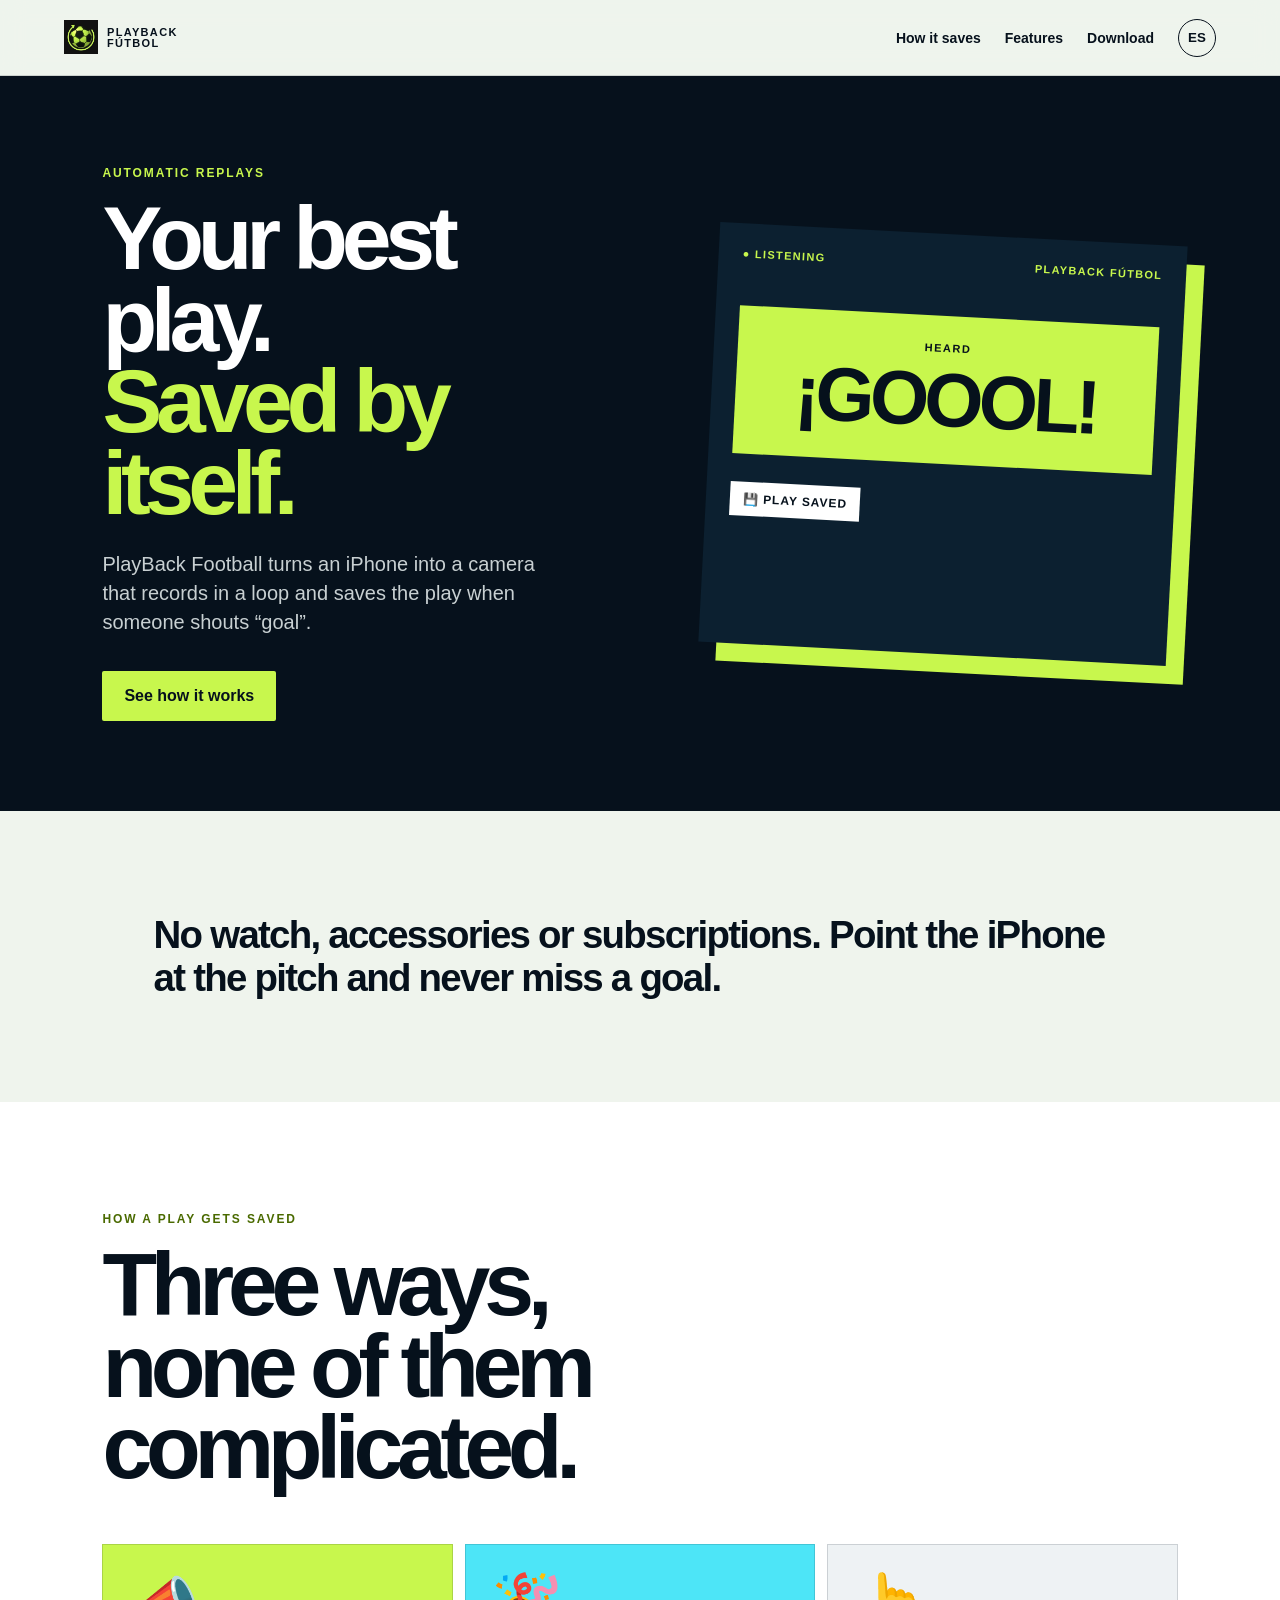
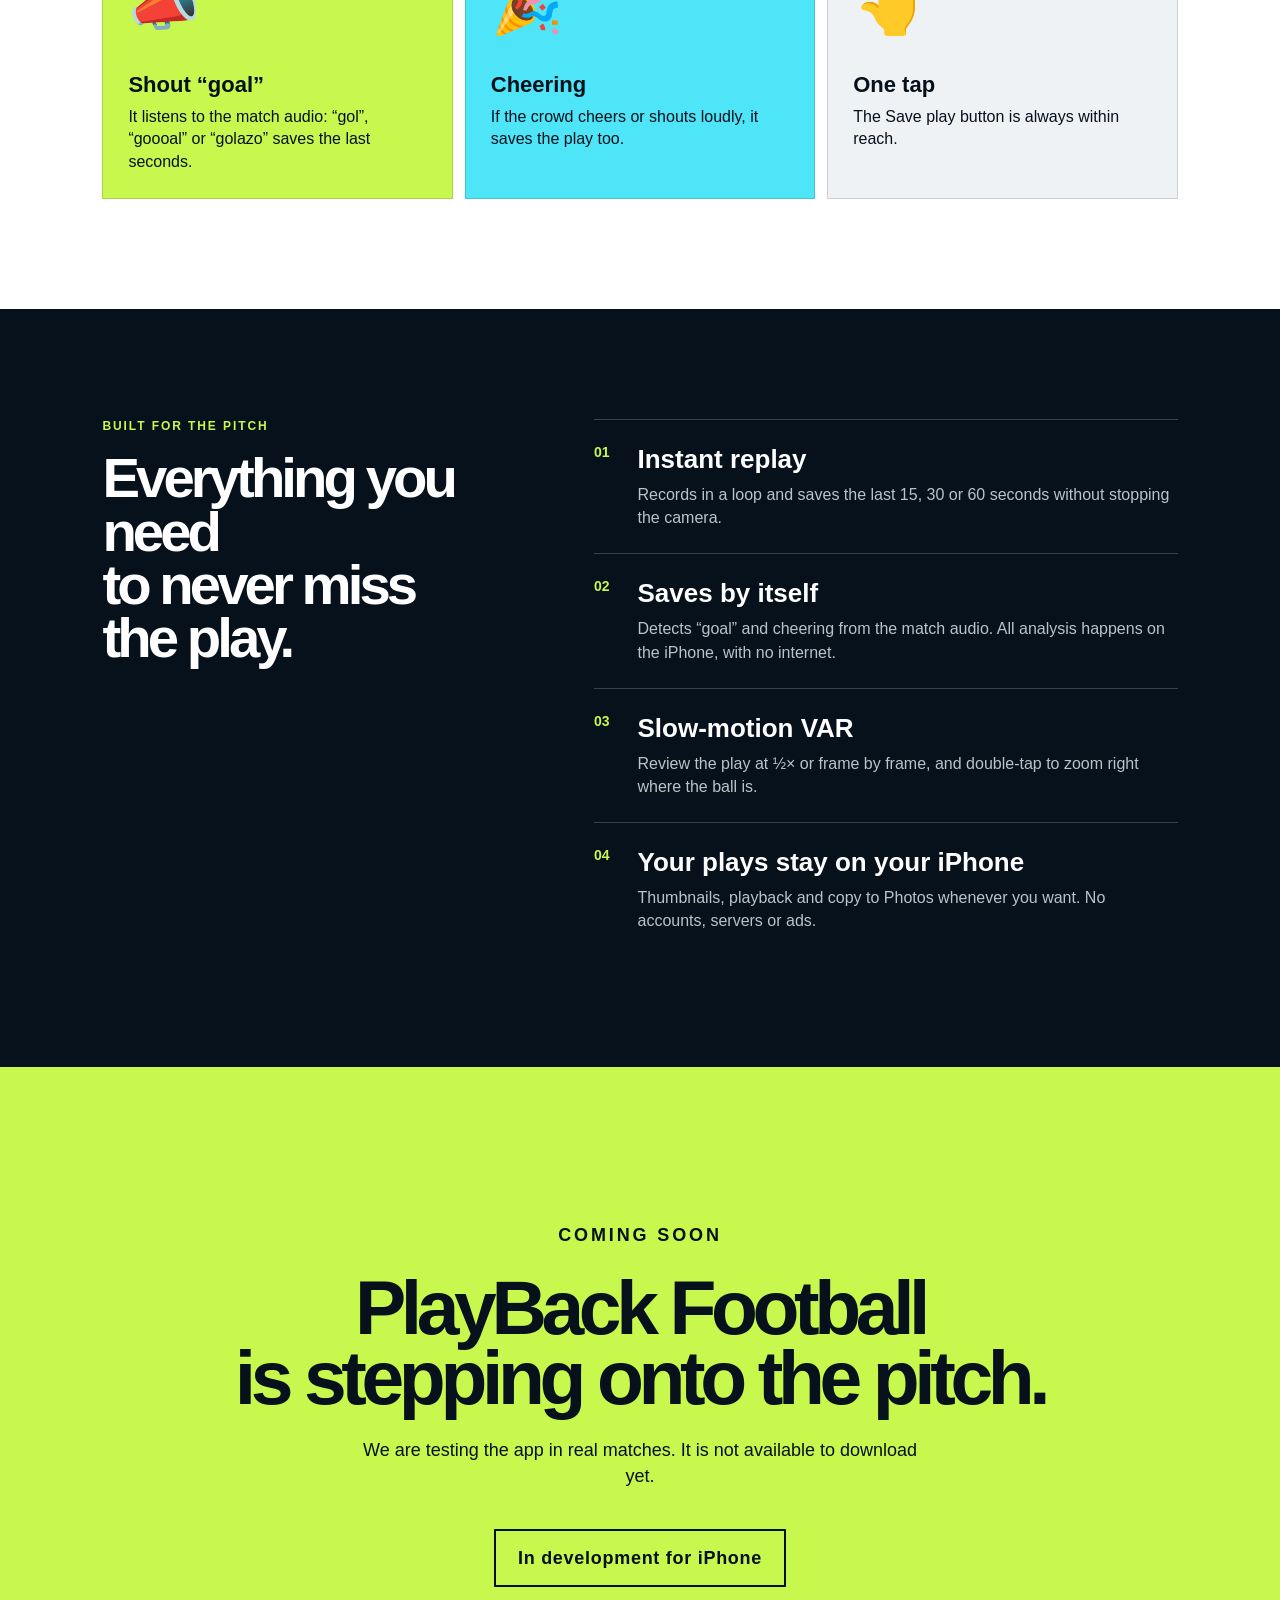
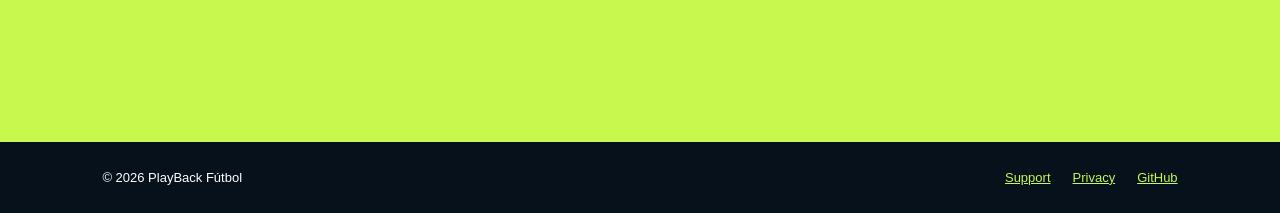
<file: index.html>
<!doctype html>
<html lang="es">
<head>
  <meta charset="utf-8">
  <meta name="viewport" content="width=device-width, initial-scale=1">
  <meta http-equiv="Content-Security-Policy" content="default-src 'self'; img-src 'self' data:; style-src 'self'; script-src 'self'; font-src 'self'; connect-src 'none'; object-src 'none'; base-uri 'none'; form-action 'none'">
  <meta name="referrer" content="strict-origin-when-cross-origin">
  <title>PlayBack Fútbol — Tu mejor jugada, siempre lista</title>
  <meta name="description" content="PlayBack Fútbol convierte tu iPhone en una cámara de repeticiones para fútbol: guarda la jugada sola cuando alguien grita «gol» o la gente festeja, y la revisás en VAR en cámara lenta.">
  <meta name="theme-color" content="#06111c">
  <link rel="canonical" href="https://diegokelya.github.io/playback-futbol/">
  <link rel="icon" type="image/png" sizes="128x128" href="assets/logo-128.png">
  <link rel="apple-touch-icon" href="assets/apple-touch-icon.png">
  <meta property="og:type" content="website">
  <meta property="og:site_name" content="PlayBack Fútbol">
  <meta property="og:title" content="PlayBack Fútbol — Tu mejor jugada, siempre lista">
  <meta property="og:description" content="Repeticiones automáticas y VAR en cámara lenta para tu partido de fútbol. Todo en tu iPhone.">
  <meta property="og:url" content="https://diegokelya.github.io/playback-futbol/">
  <meta property="og:image" content="https://diegokelya.github.io/playback-futbol/assets/og-image.png">
  <meta property="og:image:width" content="1200">
  <meta property="og:image:height" content="630">
  <meta property="og:locale" content="es_AR">
  <meta property="og:locale:alternate" content="en_US">
  <meta name="twitter:card" content="summary_large_image">
  <link rel="stylesheet" href="styles.css">
</head>
<body>
  <a class="skip" href="#contenido" data-i18n="skip">Saltar al contenido</a>
  <header class="nav">
    <a class="brand" href="#inicio">
      <picture><source srcset="assets/logo-128.webp" type="image/webp"><img src="assets/logo-128.png" alt="" width="34" height="34"></picture>
      <span>PLAYBACK<br>FÚTBOL</span>
    </a>
    <nav aria-label="Principal">
      <a href="#guardar" data-i18n="navSave">Cómo se guarda</a>
      <a href="#funciones" data-i18n="navFeatures">Funciones</a>
      <a href="#proximamente" data-i18n="navDownload">Descarga</a>
      <button id="language" type="button" aria-label="Read in English" lang="en">EN</button>
    </nav>
  </header>

  <main id="contenido">
    <section id="inicio" class="hero">
      <div class="hero-copy">
        <p class="eyebrow" data-i18n="eyebrow">REPETICIONES AUTOMÁTICAS</p>
        <h1 data-i18n="heroTitle">Tu mejor jugada.<br><em>Se guarda sola.</em></h1>
        <p class="lede" data-i18n="heroText">PlayBack Fútbol transforma un iPhone en una cámara que graba en bucle y guarda la jugada cuando alguien grita «gol».</p>
        <a class="primary" href="#guardar" data-i18n="heroCta">Ver cómo funciona</a>
      </div>
      <div class="court-card" role="img" aria-label="Ejemplo: se escucha «gol» y la jugada se guarda" data-i18n-aria="cardAria">
        <div class="broadcast" aria-hidden="true"><span data-i18n="listening">● ESCUCHANDO</span><span>PLAYBACK FÚTBOL</span></div>
        <div class="goal-call" aria-hidden="true"><small data-i18n="heard">SE ESCUCHA</small><strong>¡GOOOL!</strong></div>
        <div class="gesture-chip" aria-hidden="true">💾 <span data-i18n="saved">JUGADA GUARDADA</span></div>
      </div>
    </section>

    <section class="intro"><p data-i18n="intro">Sin reloj, accesorios ni suscripciones. Dejá el iPhone mirando la cancha y no te pierdas ningún gol.</p></section>

    <section id="guardar" class="section">
      <div class="section-head">
        <p class="eyebrow" data-i18n="saveEyebrow">CÓMO SE GUARDA UNA JUGADA</p>
        <h2 data-i18n="saveTitle">Tres formas,<br>ninguna complicada.</h2>
      </div>
      <div class="gesture-grid">
        <article class="gesture a"><span aria-hidden="true">📣</span><h3 data-i18n="sGoal">Gritá «gol»</h3><p data-i18n="sGoalText">Escucha el audio del partido: «gol», «gooool» o «golazo» guardan los últimos segundos.</p></article>
        <article class="gesture b"><span aria-hidden="true">🎉</span><h3 data-i18n="sCheer">Festejo</h3><p data-i18n="sCheerText">Si la gente festeja o grita con fuerza, también guarda la jugada.</p></article>
        <article class="gesture save"><span aria-hidden="true">👆</span><h3 data-i18n="sButton">Un toque</h3><p data-i18n="sButtonText">El botón Guardar jugada, siempre a mano.</p></article>
      </div>
    </section>

    <section id="funciones" class="features">
      <div class="section-head">
        <p class="eyebrow" data-i18n="featureEyebrow">HECHO PARA LA CANCHA</p>
        <h2 data-i18n="featureTitle">Todo lo que necesitás<br>para no perder la jugada.</h2>
      </div>
      <div class="feature-list">
        <article><b>01</b><div><h3 data-i18n="f1">Repetición instantánea</h3><p data-i18n="f1t">Graba en bucle y guarda los últimos 15, 30 o 60 segundos sin detener la cámara.</p></div></article>
        <article><b>02</b><div><h3 data-i18n="f2">Se guarda solo</h3><p data-i18n="f2t">Detecta «gol» y festejos con el audio del partido. Todo el análisis se hace en el iPhone, sin internet.</p></div></article>
        <article><b>03</b><div><h3 data-i18n="f3">VAR en cámara lenta</h3><p data-i18n="f3t">Revisá la jugada a ½× o cuadro por cuadro, con doble toque para ampliar justo donde está la pelota.</p></div></article>
        <article><b>04</b><div><h3 data-i18n="f4">Tus jugadas, en tu iPhone</h3><p data-i18n="f4t">Miniaturas, reproducción y copia a Fotos cuando vos quieras. Sin cuentas, servidores ni publicidad.</p></div></article>
      </div>
    </section>

    <section id="proximamente" class="waitlist">
      <p class="eyebrow" data-i18n="waitEyebrow">PRÓXIMAMENTE</p>
      <h2 data-i18n="waitTitle">PlayBack Fútbol<br>está entrando a la cancha.</h2>
      <p data-i18n="waitText">Estamos probando la app en partidos reales. Todavía no está disponible para descargar.</p>
      <p class="badge" data-i18n="waitBadge">En desarrollo para iPhone</p>
    </section>
  </main>

  <footer>
    <span>© 2026 PlayBack Fútbol</span>
    <nav aria-label="Legal">
      <a href="support.html" data-i18n="support">Soporte</a>
      <a href="privacy.html" data-i18n="privacy">Privacidad</a>
      <a href="https://github.com/diegokelya/playback-futbol">GitHub</a>
    </nav>
  </footer>
  <script src="app.js"></script>
</body>
</html>
</file>
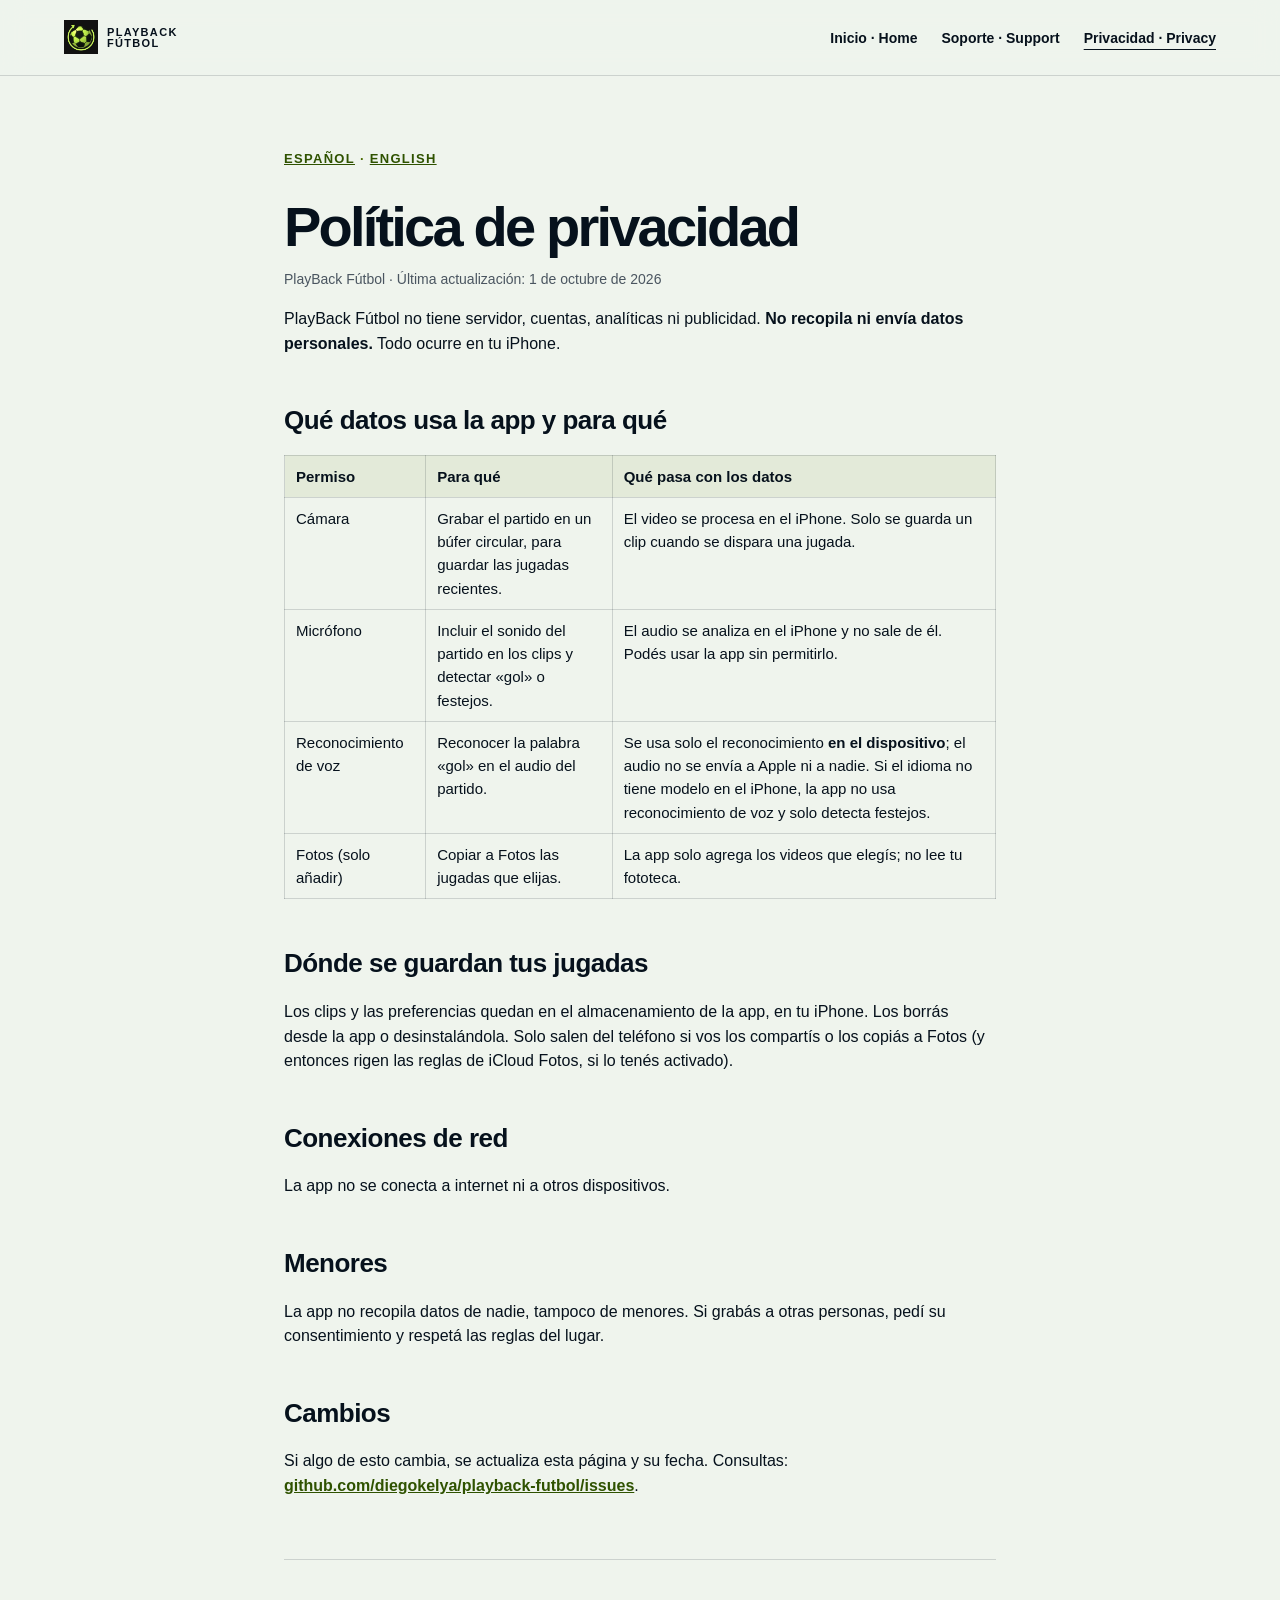
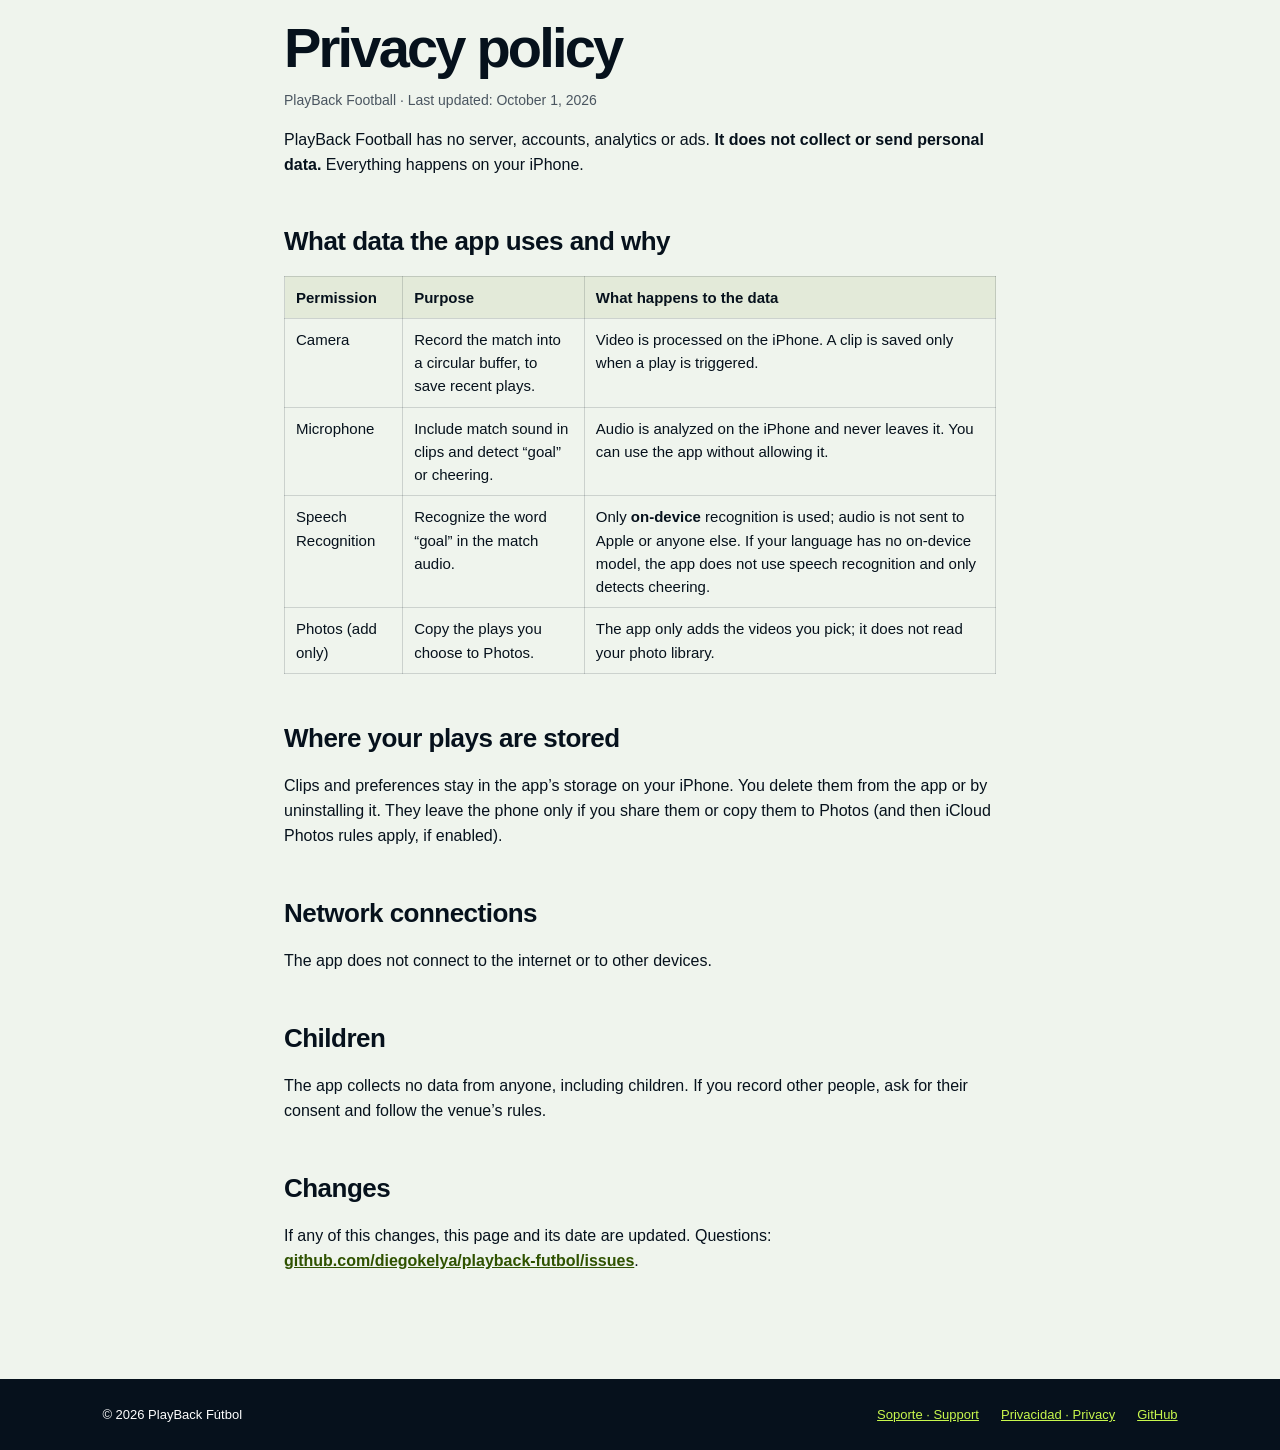
<file: privacy.html>
<!doctype html>
<html lang="es">
<head>
  <meta charset="utf-8">
  <meta name="viewport" content="width=device-width, initial-scale=1">
  <meta http-equiv="Content-Security-Policy" content="default-src 'self'; img-src 'self' data:; style-src 'self'; script-src 'none'; base-uri 'none'; form-action 'none'">
  <meta name="referrer" content="strict-origin-when-cross-origin">
  <title>Privacidad — PlayBack Fútbol</title>
  <meta name="theme-color" content="#06111c">
  <link rel="icon" type="image/png" sizes="128x128" href="assets/logo-128.png">
  <link rel="apple-touch-icon" href="assets/apple-touch-icon.png">
  <link rel="stylesheet" href="styles.css">
</head>
<body>
  <header class="nav">
    <a class="brand" href="./">
      <picture><source srcset="assets/logo-128.webp" type="image/webp"><img src="assets/logo-128.png" alt="" width="34" height="34"></picture>
      <span>PLAYBACK<br>FÚTBOL</span>
    </a>
    <nav aria-label="Principal">
      <a href="./">Inicio · Home</a>
      <a href="support.html">Soporte · Support</a>
      <a href="privacy.html" class="current">Privacidad · Privacy</a>
    </nav>
  </header>
  <main class="doc">
    <p class="lang"><a href="#es">ESPAÑOL</a> · <a href="#en">ENGLISH</a></p>

    <section id="es" lang="es">
      <h1>Política de privacidad</h1>
      <p class="updated">PlayBack Fútbol · Última actualización: 1 de octubre de 2026</p>
      <p>PlayBack Fútbol no tiene servidor, cuentas, analíticas ni publicidad. <strong>No recopila ni envía datos personales.</strong> Todo ocurre en tu iPhone.</p>

      <h2>Qué datos usa la app y para qué</h2>
      <table>
        <tr><th>Permiso</th><th>Para qué</th><th>Qué pasa con los datos</th></tr>
        <tr><td>Cámara</td><td>Grabar el partido en un búfer circular, para guardar las jugadas recientes.</td><td>El video se procesa en el iPhone. Solo se guarda un clip cuando se dispara una jugada.</td></tr>
        <tr><td>Micrófono</td><td>Incluir el sonido del partido en los clips y detectar «gol» o festejos.</td><td>El audio se analiza en el iPhone y no sale de él. Podés usar la app sin permitirlo.</td></tr>
        <tr><td>Reconocimiento de voz</td><td>Reconocer la palabra «gol» en el audio del partido.</td><td>Se usa solo el reconocimiento <strong>en el dispositivo</strong>; el audio no se envía a Apple ni a nadie. Si el idioma no tiene modelo en el iPhone, la app no usa reconocimiento de voz y solo detecta festejos.</td></tr>
        <tr><td>Fotos (solo añadir)</td><td>Copiar a Fotos las jugadas que elijas.</td><td>La app solo agrega los videos que elegís; no lee tu fototeca.</td></tr>
      </table>

      <h2>Dónde se guardan tus jugadas</h2>
      <p>Los clips y las preferencias quedan en el almacenamiento de la app, en tu iPhone. Los borrás desde la app o desinstalándola. Solo salen del teléfono si vos los compartís o los copiás a Fotos (y entonces rigen las reglas de iCloud Fotos, si lo tenés activado).</p>

      <h2>Conexiones de red</h2>
      <p>La app no se conecta a internet ni a otros dispositivos.</p>

      <h2>Menores</h2>
      <p>La app no recopila datos de nadie, tampoco de menores. Si grabás a otras personas, pedí su consentimiento y respetá las reglas del lugar.</p>

      <h2>Cambios</h2>
      <p>Si algo de esto cambia, se actualiza esta página y su fecha. Consultas: <a href="https://github.com/diegokelya/playback-futbol/issues">github.com/diegokelya/playback-futbol/issues</a>.</p>
    </section>

    <hr>

    <section id="en" lang="en">
      <h1>Privacy policy</h1>
      <p class="updated">PlayBack Football · Last updated: October 1, 2026</p>
      <p>PlayBack Football has no server, accounts, analytics or ads. <strong>It does not collect or send personal data.</strong> Everything happens on your iPhone.</p>

      <h2>What data the app uses and why</h2>
      <table>
        <tr><th>Permission</th><th>Purpose</th><th>What happens to the data</th></tr>
        <tr><td>Camera</td><td>Record the match into a circular buffer, to save recent plays.</td><td>Video is processed on the iPhone. A clip is saved only when a play is triggered.</td></tr>
        <tr><td>Microphone</td><td>Include match sound in clips and detect “goal” or cheering.</td><td>Audio is analyzed on the iPhone and never leaves it. You can use the app without allowing it.</td></tr>
        <tr><td>Speech Recognition</td><td>Recognize the word “goal” in the match audio.</td><td>Only <strong>on-device</strong> recognition is used; audio is not sent to Apple or anyone else. If your language has no on-device model, the app does not use speech recognition and only detects cheering.</td></tr>
        <tr><td>Photos (add only)</td><td>Copy the plays you choose to Photos.</td><td>The app only adds the videos you pick; it does not read your photo library.</td></tr>
      </table>

      <h2>Where your plays are stored</h2>
      <p>Clips and preferences stay in the app’s storage on your iPhone. You delete them from the app or by uninstalling it. They leave the phone only if you share them or copy them to Photos (and then iCloud Photos rules apply, if enabled).</p>

      <h2>Network connections</h2>
      <p>The app does not connect to the internet or to other devices.</p>

      <h2>Children</h2>
      <p>The app collects no data from anyone, including children. If you record other people, ask for their consent and follow the venue’s rules.</p>

      <h2>Changes</h2>
      <p>If any of this changes, this page and its date are updated. Questions: <a href="https://github.com/diegokelya/playback-futbol/issues">github.com/diegokelya/playback-futbol/issues</a>.</p>
    </section>
  </main>
  <footer>
    <span>© 2026 PlayBack Fútbol</span>
    <nav aria-label="Legal">
      <a href="support.html">Soporte · Support</a>
      <a href="privacy.html">Privacidad · Privacy</a>
      <a href="https://github.com/diegokelya/playback-futbol">GitHub</a>
    </nav>
  </footer>
</body>
</html>
</file>
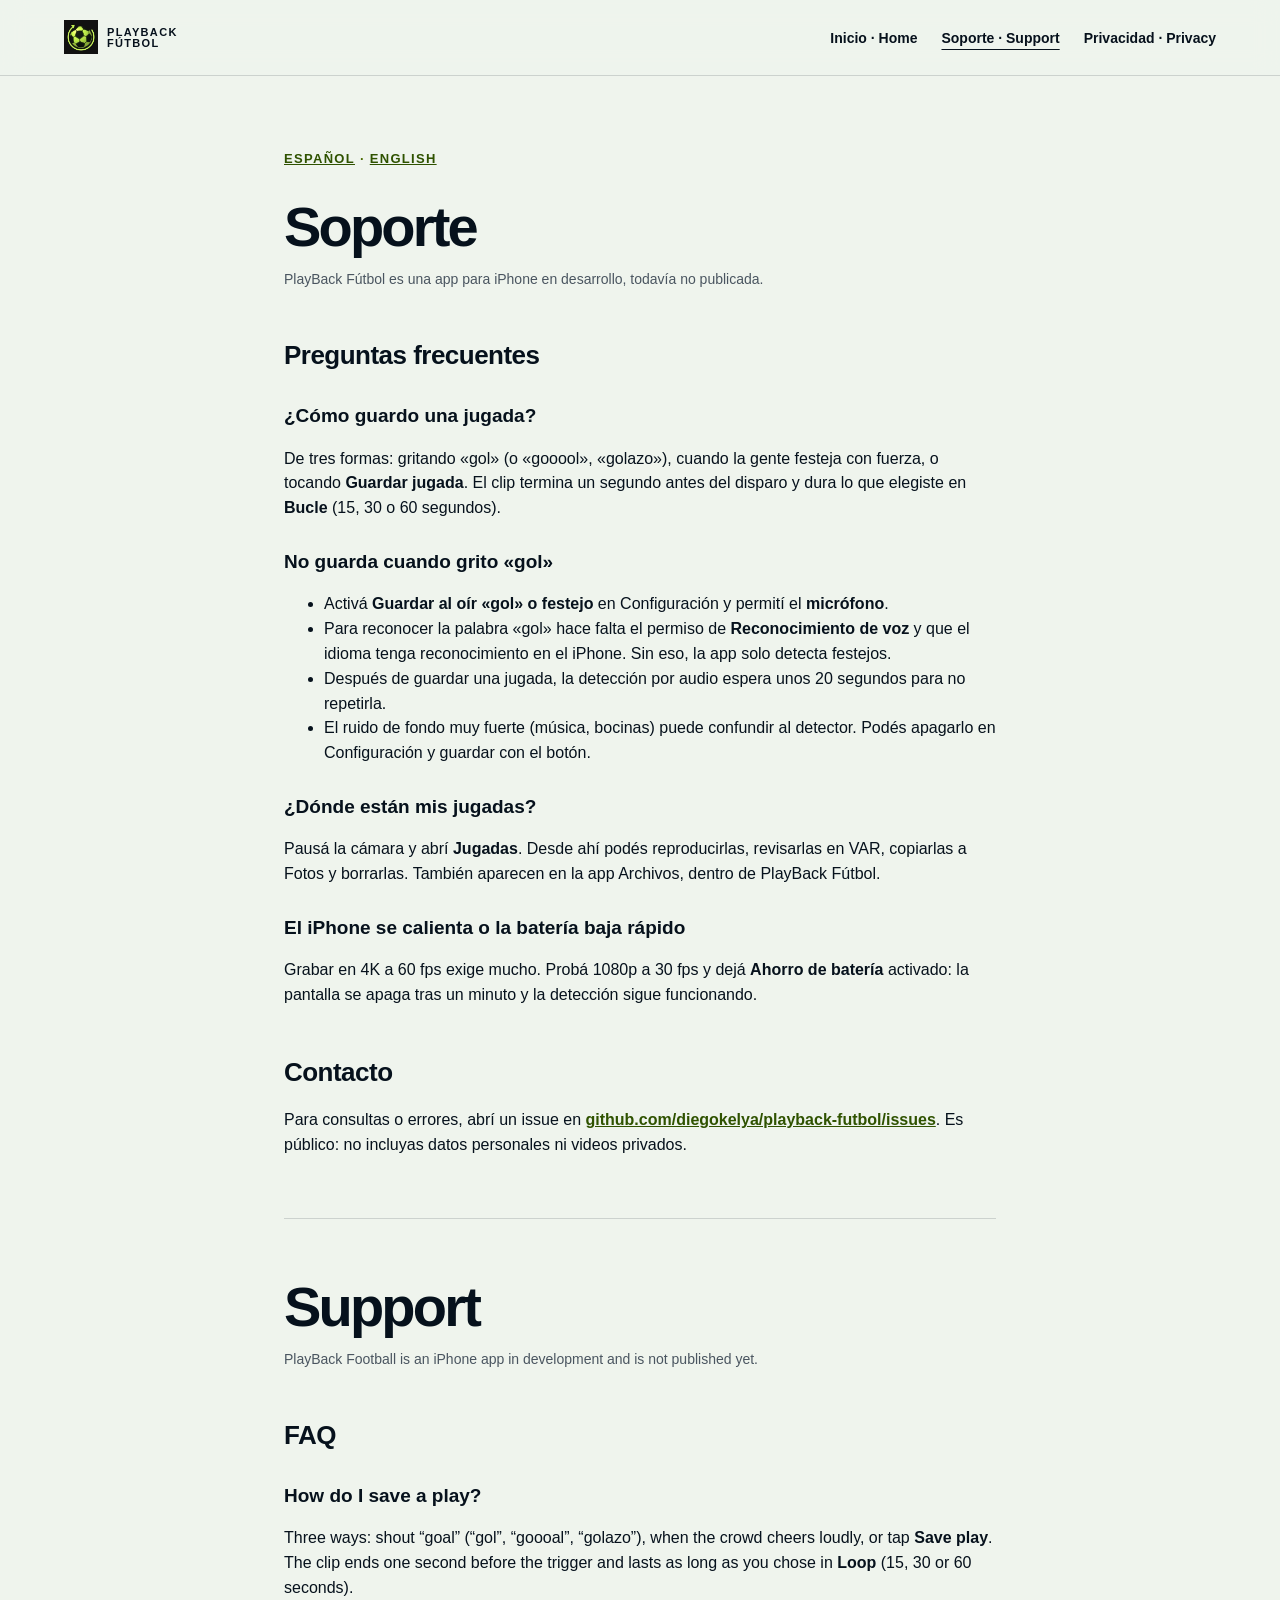
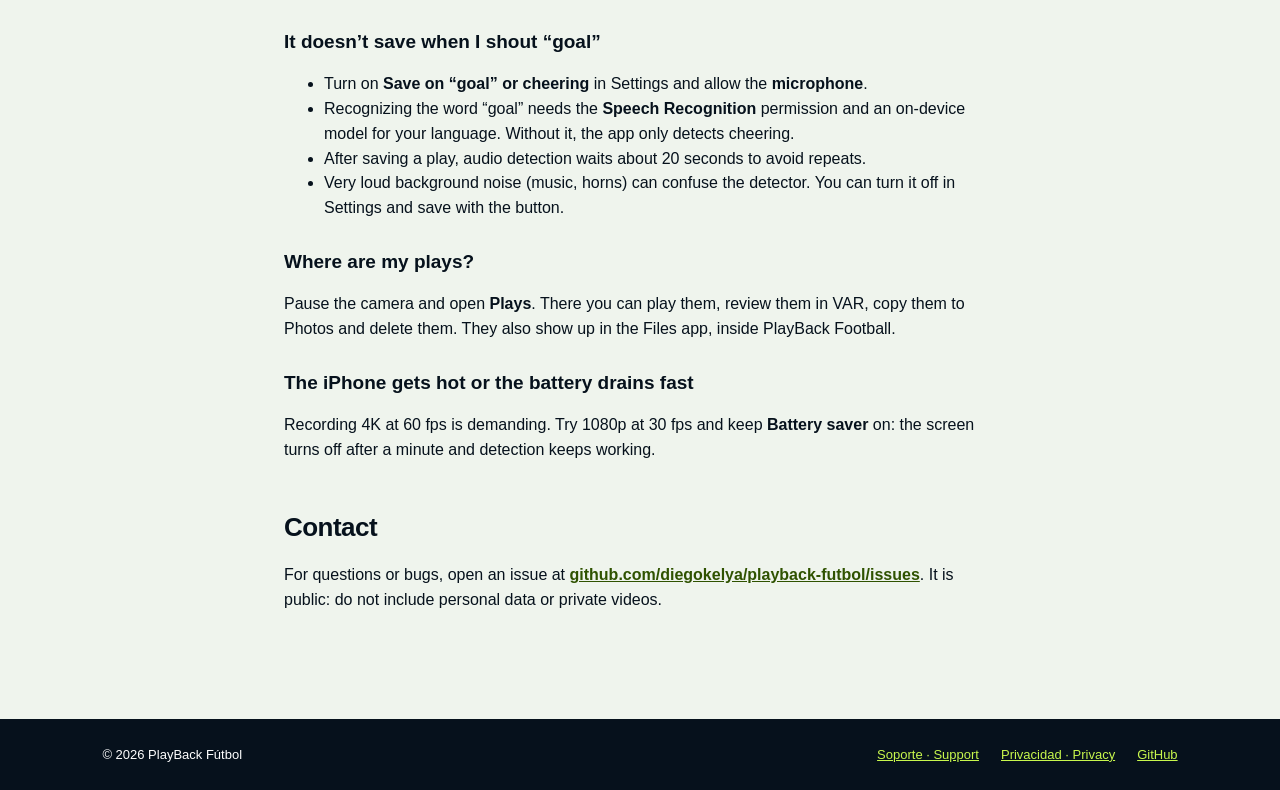
<file: support.html>
<!doctype html>
<html lang="es">
<head>
  <meta charset="utf-8">
  <meta name="viewport" content="width=device-width, initial-scale=1">
  <meta http-equiv="Content-Security-Policy" content="default-src 'self'; img-src 'self' data:; style-src 'self'; script-src 'none'; base-uri 'none'; form-action 'none'">
  <meta name="referrer" content="strict-origin-when-cross-origin">
  <title>Soporte — PlayBack Fútbol</title>
  <meta name="theme-color" content="#06111c">
  <link rel="icon" type="image/png" sizes="128x128" href="assets/logo-128.png">
  <link rel="apple-touch-icon" href="assets/apple-touch-icon.png">
  <link rel="stylesheet" href="styles.css">
</head>
<body>
  <header class="nav">
    <a class="brand" href="./">
      <picture><source srcset="assets/logo-128.webp" type="image/webp"><img src="assets/logo-128.png" alt="" width="34" height="34"></picture>
      <span>PLAYBACK<br>FÚTBOL</span>
    </a>
    <nav aria-label="Principal">
      <a href="./">Inicio · Home</a>
      <a href="support.html" class="current">Soporte · Support</a>
      <a href="privacy.html">Privacidad · Privacy</a>
    </nav>
  </header>
  <main class="doc">
    <p class="lang"><a href="#es">ESPAÑOL</a> · <a href="#en">ENGLISH</a></p>

    <section id="es" lang="es">
      <h1>Soporte</h1>
      <p class="updated">PlayBack Fútbol es una app para iPhone en desarrollo, todavía no publicada.</p>

      <h2>Preguntas frecuentes</h2>
      <h3>¿Cómo guardo una jugada?</h3>
      <p>De tres formas: gritando «gol» (o «gooool», «golazo»), cuando la gente festeja con fuerza, o tocando <strong>Guardar jugada</strong>. El clip termina un segundo antes del disparo y dura lo que elegiste en <strong>Bucle</strong> (15, 30 o 60 segundos).</p>
      <h3>No guarda cuando grito «gol»</h3>
      <ul>
        <li>Activá <strong>Guardar al oír «gol» o festejo</strong> en Configuración y permití el <strong>micrófono</strong>.</li>
        <li>Para reconocer la palabra «gol» hace falta el permiso de <strong>Reconocimiento de voz</strong> y que el idioma tenga reconocimiento en el iPhone. Sin eso, la app solo detecta festejos.</li>
        <li>Después de guardar una jugada, la detección por audio espera unos 20 segundos para no repetirla.</li>
        <li>El ruido de fondo muy fuerte (música, bocinas) puede confundir al detector. Podés apagarlo en Configuración y guardar con el botón.</li>
      </ul>
      <h3>¿Dónde están mis jugadas?</h3>
      <p>Pausá la cámara y abrí <strong>Jugadas</strong>. Desde ahí podés reproducirlas, revisarlas en VAR, copiarlas a Fotos y borrarlas. También aparecen en la app Archivos, dentro de PlayBack Fútbol.</p>
      <h3>El iPhone se calienta o la batería baja rápido</h3>
      <p>Grabar en 4K a 60 fps exige mucho. Probá 1080p a 30 fps y dejá <strong>Ahorro de batería</strong> activado: la pantalla se apaga tras un minuto y la detección sigue funcionando.</p>

      <h2>Contacto</h2>
      <p>Para consultas o errores, abrí un issue en <a href="https://github.com/diegokelya/playback-futbol/issues">github.com/diegokelya/playback-futbol/issues</a>. Es público: no incluyas datos personales ni videos privados.</p>
    </section>

    <hr>

    <section id="en" lang="en">
      <h1>Support</h1>
      <p class="updated">PlayBack Football is an iPhone app in development and is not published yet.</p>

      <h2>FAQ</h2>
      <h3>How do I save a play?</h3>
      <p>Three ways: shout “goal” (“gol”, “goooal”, “golazo”), when the crowd cheers loudly, or tap <strong>Save play</strong>. The clip ends one second before the trigger and lasts as long as you chose in <strong>Loop</strong> (15, 30 or 60 seconds).</p>
      <h3>It doesn’t save when I shout “goal”</h3>
      <ul>
        <li>Turn on <strong>Save on “goal” or cheering</strong> in Settings and allow the <strong>microphone</strong>.</li>
        <li>Recognizing the word “goal” needs the <strong>Speech Recognition</strong> permission and an on-device model for your language. Without it, the app only detects cheering.</li>
        <li>After saving a play, audio detection waits about 20 seconds to avoid repeats.</li>
        <li>Very loud background noise (music, horns) can confuse the detector. You can turn it off in Settings and save with the button.</li>
      </ul>
      <h3>Where are my plays?</h3>
      <p>Pause the camera and open <strong>Plays</strong>. There you can play them, review them in VAR, copy them to Photos and delete them. They also show up in the Files app, inside PlayBack Football.</p>
      <h3>The iPhone gets hot or the battery drains fast</h3>
      <p>Recording 4K at 60 fps is demanding. Try 1080p at 30 fps and keep <strong>Battery saver</strong> on: the screen turns off after a minute and detection keeps working.</p>

      <h2>Contact</h2>
      <p>For questions or bugs, open an issue at <a href="https://github.com/diegokelya/playback-futbol/issues">github.com/diegokelya/playback-futbol/issues</a>. It is public: do not include personal data or private videos.</p>
    </section>
  </main>
  <footer>
    <span>© 2026 PlayBack Fútbol</span>
    <nav aria-label="Legal">
      <a href="support.html">Soporte · Support</a>
      <a href="privacy.html">Privacidad · Privacy</a>
      <a href="https://github.com/diegokelya/playback-futbol">GitHub</a>
    </nav>
  </footer>
</body>
</html>
</file>
<file: styles.css>
:root{--ink:#06111c;--lime:#c8f74d;--cyan:#4de5f7;--paper:#eff4ed;--line:rgba(6,17,28,.15)}*{box-sizing:border-box}html{scroll-behavior:smooth}@media(prefers-reduced-motion:reduce){html{scroll-behavior:auto}.court-card{transform:none}}body{margin:0;background:var(--paper);color:var(--ink);font-family:Arial,sans-serif}.nav{height:76px;display:flex;align-items:center;justify-content:space-between;padding:0 5vw;border-bottom:1px solid var(--line);position:sticky;top:0;background:rgba(239,244,237,.94);backdrop-filter:blur(12px);z-index:2}.brand{display:flex;align-items:center;gap:9px;color:inherit;text-decoration:none;font-size:11px;font-weight:900;letter-spacing:.12em;line-height:1}.brand img{width:34px;height:34px;object-fit:contain}.nav nav{display:flex;align-items:center;gap:24px}.skip{position:absolute;left:-999px;top:8px;background:var(--lime);color:var(--ink);padding:10px 14px;font-weight:900;z-index:10}.skip:focus{left:8px}a:focus-visible,button:focus-visible{outline:3px solid var(--lime);outline-offset:3px}.nav a:focus-visible,.nav button:focus-visible,.waitlist a:focus-visible{outline-color:var(--ink)}.nav nav a{color:inherit;text-decoration:none;font-size:14px;font-weight:700}.nav button{border:1px solid var(--ink);background:transparent;color:var(--ink);border-radius:50%;width:38px;height:38px;font-weight:800;cursor:pointer}.hero{min-height:670px;padding:10vh 8vw;display:grid;grid-template-columns:1.05fr .95fr;gap:7vw;align-items:center;background:var(--ink);color:white;overflow:hidden}.eyebrow{font-size:12px;letter-spacing:.16em;font-weight:900;color:var(--lime);margin:0 0 18px}.hero h1,.section h2,.features h2,.waitlist h2{font-size:clamp(46px,7vw,96px);line-height:.91;letter-spacing:-.07em;margin:0}.hero h1 em{font-style:normal;color:var(--lime)}.lede{max-width:470px;font-size:20px;line-height:1.45;color:#c8d0d2;margin:26px 0 34px}.primary{display:inline-block;background:var(--lime);color:var(--ink);padding:16px 22px;border:0;border-radius:2px;text-decoration:none;font-weight:900}.court-card{background:#0c2030;box-shadow:18px 18px 0 var(--lime);min-height:420px;padding:24px;transform:rotate(3deg)}.broadcast{display:flex;justify-content:space-between;font-size:11px;letter-spacing:.12em;font-weight:900;color:var(--lime)}.score-grid{display:grid;grid-template-columns:1fr 1fr;gap:12px;margin-top:70px}.score-grid div{padding:16px;background:var(--lime);color:var(--ink)}.score-grid div:last-child{background:var(--cyan)}.score-grid small,.score-grid p{display:block;font-size:11px;font-weight:900;margin:0}.score-grid strong{display:block;margin:8px 0}.score-grid strong{font-size:112px;line-height:.95;letter-spacing:-.1em}.gesture-chip{margin-top:28px;background:white;color:var(--ink);display:inline-block;padding:10px 13px;font-size:12px;font-weight:900;letter-spacing:.08em}.intro{padding:65px 12vw;font-size:clamp(25px,3vw,42px);font-weight:800;line-height:1.1;letter-spacing:-.045em}.section,.features{padding:110px 8vw}.section{background:white}.section-head{max-width:850px;margin-bottom:55px}.gesture-grid{display:grid;grid-template-columns:repeat(3,1fr);gap:12px}.gesture{min-height:230px;padding:25px;border:1px solid var(--line)}.gesture span{font-size:58px;font-weight:900}.gesture h3{font-size:22px;margin:34px 0 8px}.gesture p{margin:0;line-height:1.4}.gesture.a{background:var(--lime)}.gesture.b{background:var(--cyan)}.gesture.undo{background:#ffe06b}.gesture.save{background:#eef2f4}.gesture.var{background:var(--ink);color:white;grid-column:span 2}.section .eyebrow{color:#4a6a00}.features{background:var(--ink);color:white;display:grid;grid-template-columns:.8fr 1.2fr;gap:8vw}.feature-list article{display:flex;gap:28px;padding:24px 0;border-top:1px solid rgba(255,255,255,.2)}.feature-list b{font-size:14px;color:var(--lime)}.feature-list h3{font-size:26px;margin:0 0 8px}.feature-list p{color:#b8c5c8;margin:0;line-height:1.45}.waitlist{text-align:center;padding:130px 20px;background:var(--lime)}.waitlist .eyebrow{color:var(--ink)}.waitlist h2{font-size:clamp(48px,6vw,84px)}.waitlist p{font-size:18px;max-width:560px;margin:25px auto;line-height:1.45}.waitlist .badge{display:inline-block;margin-top:14px;padding:14px 22px;border:2px solid var(--ink);font-weight:900;letter-spacing:.04em}footer{padding:28px 8vw;display:flex;justify-content:space-between;background:var(--ink);color:white;font-size:13px}footer nav{display:flex;gap:22px}footer a{color:var(--lime)}@media(max-width:700px){.nav{padding:0 20px}.nav nav{gap:14px}.nav nav a{font-size:13px}.nav nav a[href='#proximamente']{display:none}.hero{grid-template-columns:1fr;padding:70px 26px;gap:60px;min-height:auto}.court-card{min-height:330px}.score-grid{margin-top:35px}.score-grid strong{font-size:64px}.section,.features{padding:75px 24px}.gesture-grid{grid-template-columns:1fr 1fr}.gesture{min-height:190px;padding:18px}.gesture.var{grid-column:span 2}.features{grid-template-columns:1fr}.waitlist{padding:90px 22px}footer{flex-direction:column;gap:14px}}@media(max-width:380px){.brand span{display:none}}
.notfound{min-height:100vh}
.features h2{font-size:clamp(40px,4.4vw,64px);line-height:.95}
.goal-call{margin:46px 0 0;padding:26px 18px;background:var(--lime);color:var(--ink);text-align:center}.goal-call small{display:block;font-size:11px;font-weight:900;letter-spacing:.14em}.goal-call strong{display:block;font-size:76px;line-height:1;letter-spacing:-.06em;margin-top:8px}
.doc{max-width:760px;margin:0 auto;padding:70px 24px 90px;line-height:1.55}.doc h1{font-size:clamp(36px,5vw,56px);line-height:1;letter-spacing:-.05em;margin:0 0 8px}.doc h2{font-size:26px;margin:44px 0 10px;letter-spacing:-.02em}.doc h3{font-size:19px;margin:26px 0 6px}.doc a{color:#2f5200;font-weight:700}.doc table{border-collapse:collapse;width:100%;margin:14px 0}.doc th,.doc td{border:1px solid var(--line);padding:9px 11px;text-align:left;vertical-align:top;font-size:15px}.doc th{background:#e3ead9}.doc .lang{display:inline-block;margin:0 0 30px;font-size:13px;font-weight:800;letter-spacing:.1em;color:#4a6a00}.doc hr{border:0;border-top:1px solid var(--line);margin:60px 0}.doc .updated{color:#4a5560;font-size:14px}
.nav nav a.current{text-decoration:underline;text-underline-offset:6px}
</file>
